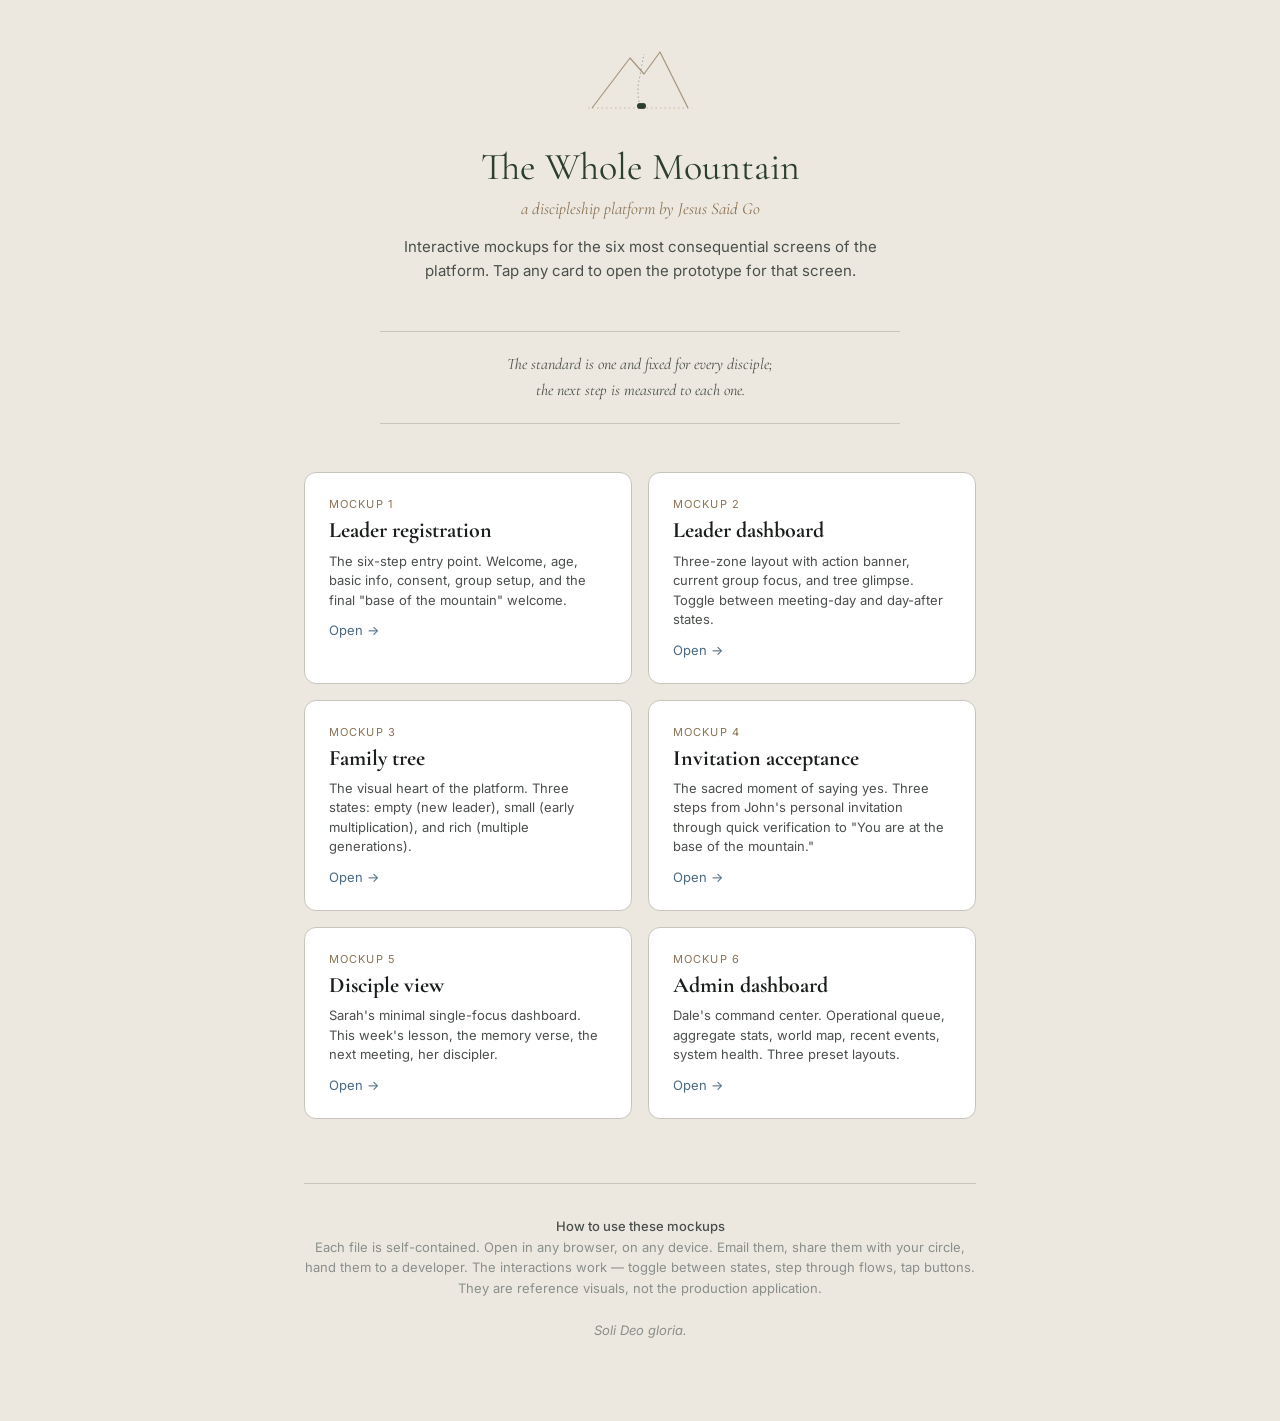
<file: docs/incoming/1782858024_357010718_b85dd82cd502855b4655d1ebe5ab8103/index.html>
<!DOCTYPE html>
<html lang="en">
<head>
<meta charset="UTF-8">
<meta name="viewport" content="width=device-width, initial-scale=1.0">
<title>The Whole Mountain — Interactive Mockups</title>
<link rel="stylesheet" href="https://fonts.googleapis.com/css2?family=Cormorant+Garamond:ital,wght@0,400;0,500;1,400;1,500&family=Inter:wght@400;500&display=swap">
<link rel="stylesheet" href="shared.css">
<style>
.index-wrap {
  max-width: 720px;
  margin: 0 auto;
  padding: 40px 24px 80px;
}

.index-hero {
  text-align: center;
  margin-bottom: 48px;
}

.index-mountain {
  display: flex;
  justify-content: center;
  margin: 0 auto 24px;
}

.index-mountain svg {
  width: 120px;
  height: 80px;
}

.index-title {
  font-family: var(--font-voice);
  font-size: 38px;
  color: var(--color-mountain-green);
  margin: 0 0 8px;
  font-weight: 400;
}

.index-subtitle {
  font-family: var(--font-voice);
  font-style: italic;
  font-size: 17px;
  color: var(--color-trail-brown);
  margin: 0 0 16px;
}

.index-description {
  font-size: 15px;
  color: var(--color-slate-mid);
  line-height: 1.6;
  max-width: 480px;
  margin: 0 auto;
}

.index-quote {
  font-family: var(--font-voice);
  font-style: italic;
  font-size: 16px;
  color: var(--color-slate-mid);
  text-align: center;
  margin: 32px auto 48px;
  max-width: 520px;
  line-height: 1.6;
  padding: 20px 24px;
  border-top: 0.5px solid var(--color-stone-light);
  border-bottom: 0.5px solid var(--color-stone-light);
}

.mockup-grid {
  display: grid;
  grid-template-columns: 1fr;
  gap: 16px;
}

@media (min-width: 640px) {
  .mockup-grid {
    grid-template-columns: 1fr 1fr;
  }
}

.mockup-card {
  background: white;
  border-radius: 12px;
  border: 0.5px solid var(--color-stone-light);
  padding: 24px;
  text-decoration: none;
  color: inherit;
  transition: border-color 0.2s, transform 0.2s;
  display: block;
}

.mockup-card:hover {
  border-color: var(--color-mountain-green);
  transform: translateY(-2px);
}

.mockup-num {
  font-size: 11px;
  color: var(--color-trail-brown);
  letter-spacing: 0.1em;
  text-transform: uppercase;
  margin-bottom: 6px;
}

.mockup-name {
  font-family: var(--font-voice);
  font-size: 22px;
  color: var(--color-slate-dark);
  margin: 0 0 8px;
  line-height: 1.2;
}

.mockup-desc {
  font-size: 13px;
  color: var(--color-slate-mid);
  line-height: 1.5;
  margin: 0;
}

.mockup-arrow {
  display: inline-block;
  margin-top: 12px;
  color: var(--color-distant-blue);
  font-size: 13px;
}

.index-footer {
  margin-top: 64px;
  padding-top: 32px;
  border-top: 0.5px solid var(--color-stone-light);
  text-align: center;
  font-size: 13px;
  color: var(--color-slate-light);
  line-height: 1.6;
}

.index-footer strong {
  color: var(--color-slate-mid);
  font-weight: 500;
}
</style>
</head>
<body>
<div class="index-wrap">

  <div class="index-hero">
    <div class="index-mountain">
      <svg viewBox="0 0 120 80" aria-hidden="true">
        <path d="M 12 68 L 50 18 L 64 34 L 80 12 L 108 68" stroke="#8B7355" stroke-width="1.2" fill="none" stroke-linejoin="round" opacity="0.7"/>
        <line x1="8" y1="68" x2="112" y2="68" stroke="#8B7355" stroke-width="0.8" stroke-dasharray="1.5 3" opacity="0.5"/>
        <path d="M 60 66 Q 56 50 60 36 Q 62 24 64 14" stroke="#2C3E2D" stroke-width="0.8" stroke-dasharray="1.5 2.5" fill="none" opacity="0.5"/>
        <circle cx="60" cy="66" r="3" fill="#2C3E2D"/>
        <circle cx="63" cy="66" r="3" fill="#2C3E2D"/>
      </svg>
    </div>
    <h1 class="index-title">The Whole Mountain</h1>
    <p class="index-subtitle">a discipleship platform by Jesus Said Go</p>
    <p class="index-description">Interactive mockups for the six most consequential screens of the platform. Tap any card to open the prototype for that screen.</p>
  </div>

  <div class="index-quote">
    The standard is one and fixed for every disciple;<br>
    the next step is measured to each one.
  </div>

  <div class="mockup-grid">
    <a href="1-leader-registration.html" class="mockup-card">
      <div class="mockup-num">Mockup 1</div>
      <h2 class="mockup-name">Leader registration</h2>
      <p class="mockup-desc">The six-step entry point. Welcome, age, basic info, consent, group setup, and the final "base of the mountain" welcome.</p>
      <span class="mockup-arrow">Open →</span>
    </a>

    <a href="2-leader-dashboard.html" class="mockup-card">
      <div class="mockup-num">Mockup 2</div>
      <h2 class="mockup-name">Leader dashboard</h2>
      <p class="mockup-desc">Three-zone layout with action banner, current group focus, and tree glimpse. Toggle between meeting-day and day-after states.</p>
      <span class="mockup-arrow">Open →</span>
    </a>

    <a href="3-family-tree.html" class="mockup-card">
      <div class="mockup-num">Mockup 3</div>
      <h2 class="mockup-name">Family tree</h2>
      <p class="mockup-desc">The visual heart of the platform. Three states: empty (new leader), small (early multiplication), and rich (multiple generations).</p>
      <span class="mockup-arrow">Open →</span>
    </a>

    <a href="4-invitation-acceptance.html" class="mockup-card">
      <div class="mockup-num">Mockup 4</div>
      <h2 class="mockup-name">Invitation acceptance</h2>
      <p class="mockup-desc">The sacred moment of saying yes. Three steps from John's personal invitation through quick verification to "You are at the base of the mountain."</p>
      <span class="mockup-arrow">Open →</span>
    </a>

    <a href="5-disciple-view.html" class="mockup-card">
      <div class="mockup-num">Mockup 5</div>
      <h2 class="mockup-name">Disciple view</h2>
      <p class="mockup-desc">Sarah's minimal single-focus dashboard. This week's lesson, the memory verse, the next meeting, her discipler.</p>
      <span class="mockup-arrow">Open →</span>
    </a>

    <a href="6-admin-dashboard.html" class="mockup-card">
      <div class="mockup-num">Mockup 6</div>
      <h2 class="mockup-name">Admin dashboard</h2>
      <p class="mockup-desc">Dale's command center. Operational queue, aggregate stats, world map, recent events, system health. Three preset layouts.</p>
      <span class="mockup-arrow">Open →</span>
    </a>
  </div>

  <div class="index-footer">
    <strong>How to use these mockups</strong><br>
    Each file is self-contained. Open in any browser, on any device. Email them, share them with your circle, hand them to a developer. The interactions work — toggle between states, step through flows, tap buttons. They are reference visuals, not the production application.<br><br>
    <em>Soli Deo gloria.</em>
  </div>

</div>
</body>
</html>
</file>
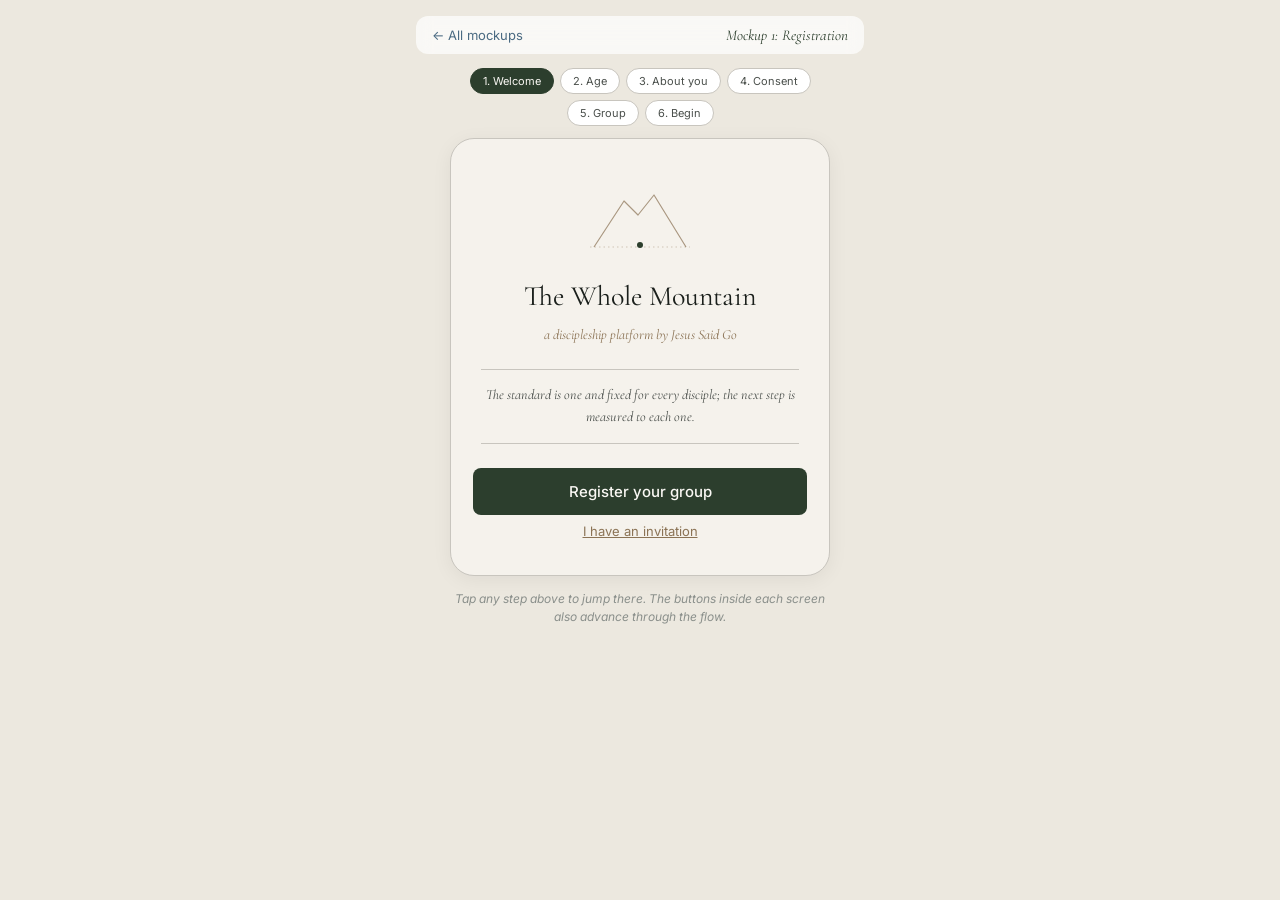
<file: docs/incoming/1782858024_357010718_b85dd82cd502855b4655d1ebe5ab8103/1-leader-registration.html>
<!DOCTYPE html>
<html lang="en">
<head>
<meta charset="UTF-8">
<meta name="viewport" content="width=device-width, initial-scale=1.0">
<title>Leader Registration — The Whole Mountain</title>
<link rel="stylesheet" href="https://fonts.googleapis.com/css2?family=Cormorant+Garamond:ital,wght@0,400;0,500;1,400;1,500&family=Inter:wght@400;500&display=swap">
<link rel="stylesheet" href="shared.css">
<style>
.reg-screen{padding:32px 22px 28px}
.reg-mountain{display:flex;justify-content:center;margin:12px 0 22px}
.reg-mountain svg{width:112px;height:74px}
.reg-h{font-family:var(--font-voice);font-size:28px;color:var(--color-slate-dark);text-align:center;line-height:1.25;margin-bottom:10px}
.reg-sub{font-family:var(--font-voice);font-style:italic;font-size:14px;color:var(--color-trail-brown);text-align:center;margin-bottom:24px;line-height:1.5}
.reg-body{font-size:14px;color:var(--color-slate-mid);text-align:center;line-height:1.6;margin-bottom:24px;padding:0 8px}
.reg-quote{font-family:var(--font-voice);font-style:italic;font-size:14px;color:var(--color-slate-mid);text-align:center;line-height:1.6;margin:24px 8px;padding:14px 0;border-top:0.5px solid var(--color-stone-light);border-bottom:0.5px solid var(--color-stone-light)}
.rfield{margin-bottom:14px}
.rlabel{display:block;font-size:12px;color:var(--color-slate-mid);margin-bottom:5px;font-weight:500}
.rinput{width:100%;padding:11px;border:0.5px solid var(--color-stone-light);border-radius:8px;font-size:14px;background:white;font-family:inherit;color:var(--color-slate-dark)}
.rinput:focus{outline:none;border-color:var(--color-mountain-green);box-shadow:0 0 0 3px rgba(44,62,45,.1)}
.rhelper{font-size:12px;color:var(--color-slate-light);margin-top:14px;line-height:1.5;text-align:center}
.rcheck{display:flex;align-items:flex-start;gap:8px;margin-bottom:12px;font-size:13px;color:var(--color-slate-mid);line-height:1.5}
.rcheck input{margin-top:2px;flex-shrink:0}
.rcheck a{color:var(--color-distant-blue);text-decoration:underline}
.radio-group{display:flex;flex-direction:column;gap:8px;margin-bottom:14px}
.radio-row{display:flex;align-items:center;gap:8px;padding:11px 14px;border:0.5px solid var(--color-stone-light);border-radius:8px;cursor:pointer;background:white}
.radio-row.selected{border-color:var(--color-mountain-green);background:var(--color-dawn-cream)}
.radio-row input{margin:0}
.radio-row label{font-size:14px;color:var(--color-slate-dark);cursor:pointer;flex:1}
.welcome-svg{width:140px;height:90px;margin:0 auto;display:block}
.dob-grid{display:grid;grid-template-columns:1fr 1fr 1.2fr;gap:8px}
</style>
</head>
<body>
<div class="page-wrap">

<div class="nav-bar">
  <a href="index.html">← All mockups</a>
  <span class="nav-title">Mockup 1: Registration</span>
</div>

<div class="toggle-row" id="step-toggle">
  <button class="active" onclick="showReg(1,this)">1. Welcome</button>
  <button onclick="showReg(2,this)">2. Age</button>
  <button onclick="showReg(3,this)">3. About you</button>
  <button onclick="showReg(4,this)">4. Consent</button>
  <button onclick="showReg(5,this)">5. Group</button>
  <button onclick="showReg(6,this)">6. Begin</button>
</div>

<div class="phone">
  <div class="reg-screen" id="reg-step-1">
    <div class="reg-mountain">
      <svg viewBox="0 0 112 74" aria-hidden="true">
        <path d="M 10 64 L 40 18 L 54 32 L 70 12 L 102 64" stroke="#8B7355" stroke-width="1.2" fill="none" stroke-linejoin="round" opacity="0.7"/>
        <line x1="6" y1="64" x2="106" y2="64" stroke="#8B7355" stroke-width="0.7" stroke-dasharray="1.5 3" opacity="0.5"/>
        <circle cx="56" cy="62" r="3" fill="#2C3E2D"/>
      </svg>
    </div>
    <div class="reg-h">The Whole Mountain</div>
    <div class="reg-sub">a discipleship platform by Jesus Said Go</div>
    <div class="reg-quote">The standard is one and fixed for every disciple; the next step is measured to each one.</div>
    <button class="btn-primary" onclick="next(2)">Register your group</button>
    <a class="btn-tertiary" href="#" onclick="event.preventDefault()">I have an invitation</a>
  </div>

  <div class="reg-screen" id="reg-step-2" style="display:none">
    <div class="reg-h" style="font-size:24px">How old are you?</div>
    <div class="reg-body">The Whole Mountain is for adults 18 and older. We honor the discipling of minors through families and local churches.</div>
    <div class="rfield">
      <label class="rlabel">Date of birth</label>
      <div class="dob-grid">
        <select class="rinput"><option>Month</option><option>January</option><option>February</option><option>March</option></select>
        <select class="rinput"><option>Day</option><option>15</option><option>16</option></select>
        <select class="rinput"><option>Year</option><option>1975</option><option>1980</option></select>
      </div>
    </div>
    <button class="btn-primary" style="margin-top:8px" onclick="next(3)">Continue</button>
  </div>

  <div class="reg-screen" id="reg-step-3" style="display:none">
    <div class="reg-h" style="font-size:24px">Tell us who you are</div>
    <div class="rfield">
      <label class="rlabel">Your name</label>
      <input class="rinput" placeholder="Dale Smith"/>
    </div>
    <div class="rfield">
      <label class="rlabel">Email address</label>
      <input class="rinput" placeholder="name@email.com" type="email"/>
    </div>
    <div class="rfield">
      <label class="rlabel">City and country</label>
      <input class="rinput" placeholder="Waco, Texas"/>
    </div>
    <div class="rhelper">We never share your information. We use your email for magic links — no passwords needed.</div>
    <button class="btn-primary" style="margin-top:8px" onclick="next(4)">Continue</button>
  </div>

  <div class="reg-screen" id="reg-step-4" style="display:none">
    <div class="reg-h" style="font-size:24px">Before we begin</div>
    <div style="margin:20px 0">
      <div class="rcheck"><input type="checkbox" checked id="r1"/><label for="r1">I agree to the <a href="#" onclick="event.preventDefault()">Terms of Service</a>.</label></div>
      <div class="rcheck"><input type="checkbox" checked id="r2"/><label for="r2">I agree to the <a href="#" onclick="event.preventDefault()">Privacy Policy</a>.</label></div>
      <div class="rcheck"><input type="checkbox" id="r3"/><label for="r3">Send me ministry updates from Jesus Said Go <span style="color:var(--color-slate-light);font-size:12px">(optional)</span></label></div>
    </div>
    <button class="btn-primary" onclick="next(5)">Create my account</button>
  </div>

  <div class="reg-screen" id="reg-step-5" style="display:none">
    <div class="reg-h" style="font-size:22px">Your group</div>
    <div style="margin-bottom:18px;color:var(--color-slate-light);font-size:13px;text-align:center">These details can be changed later.</div>
    <div class="rfield">
      <label class="rlabel">Group name <span style="color:var(--color-slate-light);font-weight:400">(optional)</span></label>
      <input class="rinput" placeholder="Defaults to Dale's group"/>
    </div>
    <div class="rfield">
      <label class="rlabel">Meeting day</label>
      <select class="rinput"><option>Tuesday</option><option>Wednesday</option><option>Thursday</option></select>
    </div>
    <div class="rfield">
      <label class="rlabel">Meeting time</label>
      <input class="rinput" type="time" value="19:00"/>
    </div>
    <div class="rfield">
      <label class="rlabel">Where</label>
      <div class="radio-group">
        <div class="radio-row selected" onclick="selectRadio(this)">
          <input type="radio" name="loc" checked/><label>In person</label>
        </div>
        <div class="radio-row" onclick="selectRadio(this)">
          <input type="radio" name="loc"/><label>Online</label>
        </div>
      </div>
    </div>
    <div class="rfield">
      <label class="rlabel">Language</label>
      <select class="rinput"><option>English</option><option>Español</option></select>
    </div>
    <button class="btn-primary" style="margin-top:8px" onclick="next(6)">Set up the group</button>
  </div>

  <div class="reg-screen" id="reg-step-6" style="display:none">
    <div class="reg-mountain">
      <svg class="welcome-svg" viewBox="0 0 140 90" aria-hidden="true">
        <path d="M 14 78 L 56 18 L 72 36 L 88 14 L 126 78" stroke="#8B7355" stroke-width="1.2" fill="none" stroke-linejoin="round" opacity="0.7"/>
        <line x1="10" y1="78" x2="130" y2="78" stroke="#8B7355" stroke-width="0.7" stroke-dasharray="1.5 3" opacity="0.5"/>
        <path d="M 70 76 Q 64 60 68 44 Q 72 28 86 14" stroke="#2C3E2D" stroke-width="0.7" stroke-dasharray="1.5 2.5" fill="none" opacity="0.5"/>
        <circle cx="70" cy="76" r="3.5" fill="#2C3E2D"/>
      </svg>
    </div>
    <div class="reg-h" style="font-style:italic;font-size:24px">You are standing at the base of the mountain.</div>
    <div class="reg-body">Your group exists. The next step is to invite two to four people you have already been praying for.</div>
    <div class="reg-quote" style="margin-top:18px;margin-bottom:24px">There is no rush. Settle in. Pray. When you are ready, take the next step.</div>
    <a href="2-leader-dashboard.html" style="text-decoration:none"><button class="btn-primary">Invite my first disciples</button></a>
    <a class="btn-tertiary" href="2-leader-dashboard.html">Not yet — show me my dashboard</a>
  </div>
</div>

<p class="note">Tap any step above to jump there. The buttons inside each screen also advance through the flow.</p>

</div>
<script>
function showReg(n, btn) {
  for(let i=1;i<=6;i++) document.getElementById('reg-step-'+i).style.display = i===n?'block':'none';
  document.querySelectorAll('#step-toggle button').forEach(b=>b.classList.remove('active'));
  btn.classList.add('active');
  window.scrollTo({top:0, behavior:'smooth'});
}
function next(n) {
  showReg(n, document.querySelectorAll('#step-toggle button')[n-1]);
}
function selectRadio(row) {
  row.parentElement.querySelectorAll('.radio-row').forEach(r=>r.classList.remove('selected'));
  row.classList.add('selected');
  row.querySelector('input').checked = true;
}
</script>
</body>
</html>
</file>
<file: docs/incoming/1782858024_357010718_b85dd82cd502855b4655d1ebe5ab8103/shared.css>
/* The Whole Mountain — shared brand tokens and base styles
 * for the interactive mockup prototypes.
 */

:root {
  --color-mountain-green: #2C3E2D;
  --color-mountain-green-dark: #1F2D20;
  --color-trail-brown: #8B7355;
  --color-dawn-cream: #F5F2EC;
  --color-summit-gold: #D4A574;
  --color-distant-blue: #4A6A82;
  --color-slate-dark: #1A1F1B;
  --color-slate-mid: #4A4F4B;
  --color-slate-light: #8A8F8B;
  --color-stone-light: #C8C5BE;
  --color-stone-pale: #E8E5DE;
  --color-ivory: #FAF8F4;
  --color-living-green: #6B8E4E;
  --color-sienna: #B5651D;
  --color-earth-red: #A03E3E;

  --font-voice: 'Cormorant Garamond', Cambria, Georgia, serif;
  --font-sans: 'Inter', -apple-system, BlinkMacSystemFont, 'Segoe UI', sans-serif;
}

* {
  box-sizing: border-box;
}

html, body {
  margin: 0;
  padding: 0;
  background: #ECE8DF;
  font-family: var(--font-sans);
  color: var(--color-slate-dark);
  min-height: 100vh;
  -webkit-font-smoothing: antialiased;
}

.page-wrap {
  max-width: 480px;
  margin: 0 auto;
  padding: 16px;
}

.nav-bar {
  display: flex;
  justify-content: space-between;
  align-items: center;
  padding: 10px 16px;
  background: rgba(255, 255, 255, 0.7);
  backdrop-filter: blur(8px);
  border-radius: 12px;
  margin-bottom: 14px;
  font-size: 13px;
}

.nav-bar a {
  color: var(--color-distant-blue);
  text-decoration: none;
  display: inline-flex;
  align-items: center;
  gap: 4px;
}

.nav-bar a:hover {
  text-decoration: underline;
}

.nav-bar .nav-title {
  font-family: var(--font-voice);
  color: var(--color-mountain-green);
  font-size: 15px;
  font-style: italic;
}

.phone {
  max-width: 380px;
  margin: 0 auto;
  background: var(--color-dawn-cream);
  border-radius: 24px;
  border: 0.5px solid var(--color-stone-light);
  overflow: hidden;
  box-shadow: 0 4px 20px rgba(0, 0, 0, 0.06);
}

.note {
  font-size: 12px;
  color: var(--color-slate-light);
  text-align: center;
  font-style: italic;
  margin: 14px 0;
  max-width: 380px;
  margin-left: auto;
  margin-right: auto;
  line-height: 1.5;
}

.toggle-row {
  display: flex;
  gap: 6px;
  justify-content: center;
  padding: 0 0 12px;
  flex-wrap: wrap;
  max-width: 380px;
  margin: 0 auto;
}

.toggle-row button {
  font-size: 11px;
  padding: 5px 12px;
  border-radius: 14px;
  border: 0.5px solid var(--color-stone-light);
  background: white;
  color: var(--color-slate-mid);
  cursor: pointer;
  font-family: inherit;
  white-space: nowrap;
}

.toggle-row button.active {
  background: var(--color-mountain-green);
  color: var(--color-ivory);
  border-color: var(--color-mountain-green);
}

.toggle-row button:hover:not(.active) {
  border-color: var(--color-mountain-green);
}

/* Common button styles */
.btn-primary {
  width: 100%;
  background: var(--color-mountain-green);
  color: var(--color-ivory);
  border: none;
  border-radius: 8px;
  padding: 14px;
  font-size: 15px;
  font-weight: 500;
  cursor: pointer;
  font-family: inherit;
}

.btn-primary:hover {
  background: var(--color-mountain-green-dark);
}

.btn-secondary {
  width: 100%;
  background: transparent;
  color: var(--color-mountain-green);
  border: 1px solid var(--color-mountain-green);
  border-radius: 8px;
  padding: 13px;
  font-size: 14px;
  cursor: pointer;
  font-family: inherit;
}

.btn-tertiary {
  display: block;
  width: 100%;
  background: none;
  border: none;
  color: var(--color-trail-brown);
  font-size: 13px;
  padding: 8px;
  cursor: pointer;
  font-family: inherit;
  text-decoration: underline;
  text-align: center;
}
</file>
